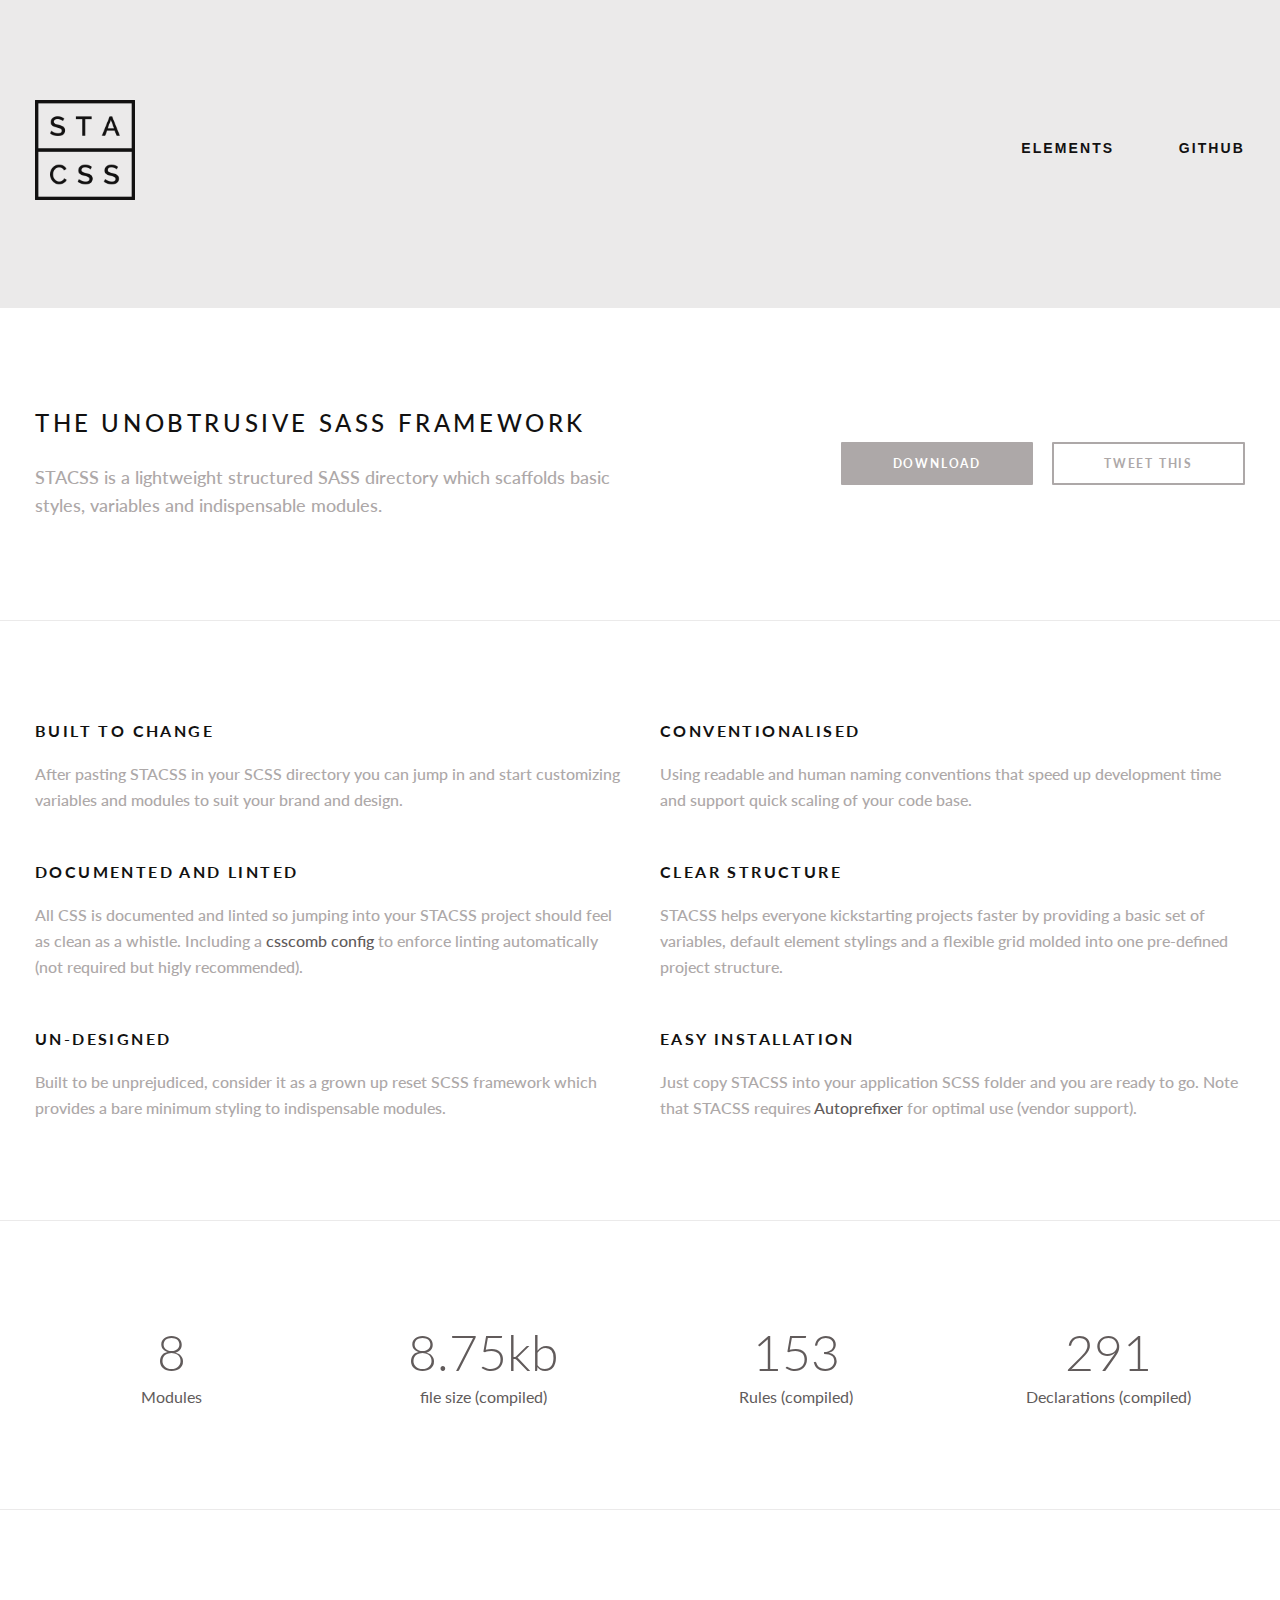
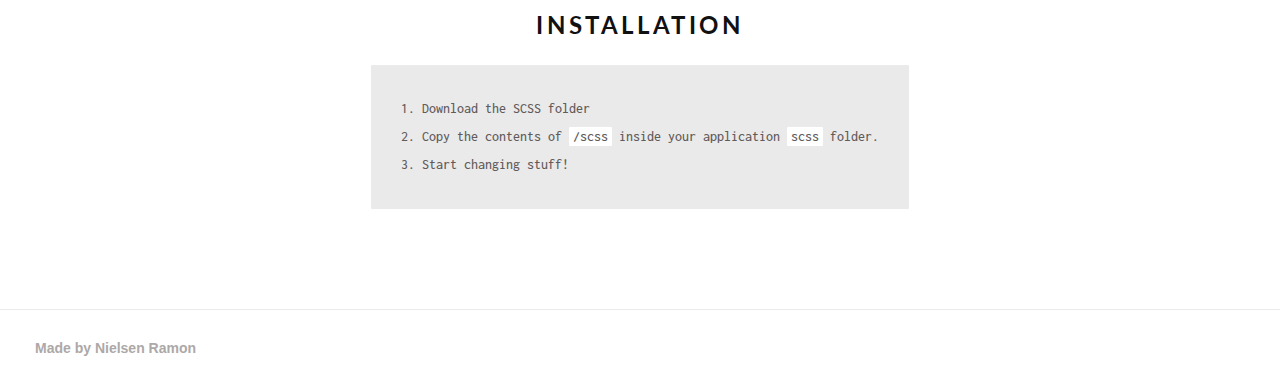
<file: index.html>
<!doctype html>
<html lang="">
<head>
  <meta charset="utf-8">
  <meta http-equiv="x-ua-compatible" content="ie=edge">

  <title>STACSS | The unobtrusive SASS framework</title>

  <meta name="description" content="STACSS is a lightweight structured SASS directory which scaffolds basic styles, variables and indispensable modules.">
  <meta name="viewport" content="width=device-width, initial-scale=1">
  <meta name="author" content="Nielsen Ramon">

  <meta property="og:title" content="The unobtrusive SASS framework">
  <meta property="og:url" content="http://stacss.nielsenramon.com">
  <meta property="og:description" content="STACSS is a lightweight structured SASS directory which scaffolds basic styles, variables and indispensable modules.">
  <meta property="og:site_name" content="STACSS">
  <meta property="og:image" content="http://stacss.nielsenramon.com/assets/og-image.jpg">

  <meta name="twitter:card" content="summary">
  <meta name="twitter:url" content="">
  <meta name="twitter:title" content="The unobtrusive SASS framework">
  <meta name="twitter:description" content="STACSS is a lightweight structured SASS directory which scaffolds basic styles, variables and indispensable modules.">
  <meta name="twitter:image" content="http://stacss.nielsenramon.com/assets/og-image.jpg">

  <link href='https://fonts.googleapis.com/css?family=Lato:400,100,300,700,900|Inconsolata:700' rel='stylesheet' type='text/css'>

  <link rel="stylesheet" href="/assets/application.css">
  <link rel="stylesheet" href="/assets/docs.css">
</head>
<body>
  <header>
  <div class="grid grid-centered">
    <div class="grid-cell is-centered">
      <nav class="navigation">
        <a href="http://stacss.nielsenramon.com" class="navigation-logo" title="STACSS">
          <img src="/assets/logo.png">
        </a>
        <ul class="navigation-links">
          <li>
            <a href="elements" title="Elements">Elements</a>
          </li>
          <!-- <li>
            <a href="#">Snippets</a>
          </li> -->
          <li>
            <a href="https://github.com/nielsenramon/stacss" title="GitHub" target="_blank">Github</a>
          </li>
        </ul>
      </nav>
    </div>
  </div>
</header>


  <main role="main">
    <section>
  <div class="grid grid-centered">
    <div class="grid-cell with-6col is-middle">
      <h4 class="intro-title">
        The unobtrusive SASS framework
      </h4>
      <p class="intro-subtitle">
        STACSS is a lightweight structured SASS directory which scaffolds basic styles, variables and indispensable modules.
      </p>
    </div>

    <div class="grid-cell with-6col is-middle is-right intro-center">
      <a href="/assets/stacss.zip" class="intro-link" onMouseDown="ga('send', 'event', 'download', 'click', 'zip')">Download</a>
      <a href="http://twitter.com/home?status=The unobtrusive SASS framework http://nielsenramon.com/stacss" class="intro-link is-empty" target="_blank">Tweet this</a>
    </div>
  </div>

</section>

<section class="info">
  <div class="grid grid-centered">
    <div class="grid-cell with-6col">
      <div class="info-block">
        <h6>Built to change</h6>
        <p>
          After pasting STACSS in your SCSS directory you can jump in and start customizing variables and modules to suit your brand and design.
        </p>
      </div>
      <div class="info-block">
        <h6>Documented and linted</h6>
        <p>
          All CSS is documented and linted so jumping into your STACSS project should feel as clean as a whistle. Including a <a href="https://github.com/nielsenramon/stacss/blob/master/scss/.csscomb.json" target="_blank">csscomb config</a> to enforce linting automatically (not required but higly recommended).
        </p>
      </div>
      <div class="info-block">
        <h6>Un-designed</h6>
        <p>
          Built to be unprejudiced, consider it as  a grown up reset SCSS framework which provides a bare minimum styling to indispensable modules.
        </p>
      </div>
    </div>

    <div class="grid-cell with-6col">
      <div class="info-block">
        <h6>Conventionalised</h6>
        <p>
          Using readable and human naming conventions that speed up development time and support quick scaling of your code base.
        </p>
      </div>
      <div class="info-block">
        <h6>Clear structure</h6>
        <p>
          STACSS helps everyone kickstarting projects faster by providing a basic set of variables, default element stylings and a flexible grid molded into one pre-defined project structure.
        </p>
      </div>
      <div class="info-block">
        <h6>Easy installation</h6>
        <p>
          Just copy STACSS into your application SCSS folder and you are ready to go. Note that STACSS requires <a href="https://github.com/postcss/autoprefixer" target="_blank">Autoprefixer</a> for optimal use (vendor support).
        </p>
      </div>
    </div>
  </div>
</section>

<section>
  <div class="grid grid-centered">
    <div class="grid-cell with-3col">
      <div class="stats-block is-first">
        <h1>8</h1>
        <p>
          Modules
        </p>
      </div>
    </div>

    <div class="grid-cell with-3col">
      <div class="stats-block">
        <h1>8.75kb</h1>
        <p>
          file size (compiled)
        </p>
      </div>
    </div>

    <div class="grid-cell with-3col">
      <div class="stats-block">
        <h1>153</h1>
        <p>
          Rules (compiled)
        </p>
      </div>
    </div>

    <div class="grid-cell with-3col">
      <div class="stats-block">
        <h1>291</h1>
        <p>
          Declarations (compiled)
        </p>
      </div>
    </div>
  </div>
</section>

<section class="without-border">
  <div class="grid grid-centered">
    <div class="grid-cell is-centered">
      <div class="install">
        <h4>Installation</h4>
        <code>
          1. Download the SCSS folder
          <br>
          2. Copy the contents of <span>/scss</span> inside your application <span>scss</span> folder.
          <br>
          3. Start changing stuff!
        </code>
      </div>
    </div>
  </div>
</section>

  </main>

  <footer>
  <div class="grid grid-centered">
    <div class="grid-cell">
      <a href="http://nielsenramon.com" target="_blank">Made by Nielsen Ramon</a>
      <iframe src="https://ghbtns.com/github-btn.html?user=nielsenramon&repo=stacss&type=star&count=true" frameborder="0" scrolling="0" width="80px" height="20px"></iframe>
    </div>
  </div>
</footer>


  <script>
    (function(b,o,i,l,e,r){b.GoogleAnalyticsObject=l;b[l]||(b[l]=
    function(){(b[l].q=b[l].q||[]).push(arguments)});b[l].l=+new Date;
    e=o.createElement(i);r=o.getElementsByTagName(i)[0];
    e.src='https://www.google-analytics.com/analytics.js';
    r.parentNode.insertBefore(e,r)}(window,document,'script','ga'));
    ga('create','UA-28631876-4','auto');ga('send','pageview');
  </script>
</body>
</html>
</file>
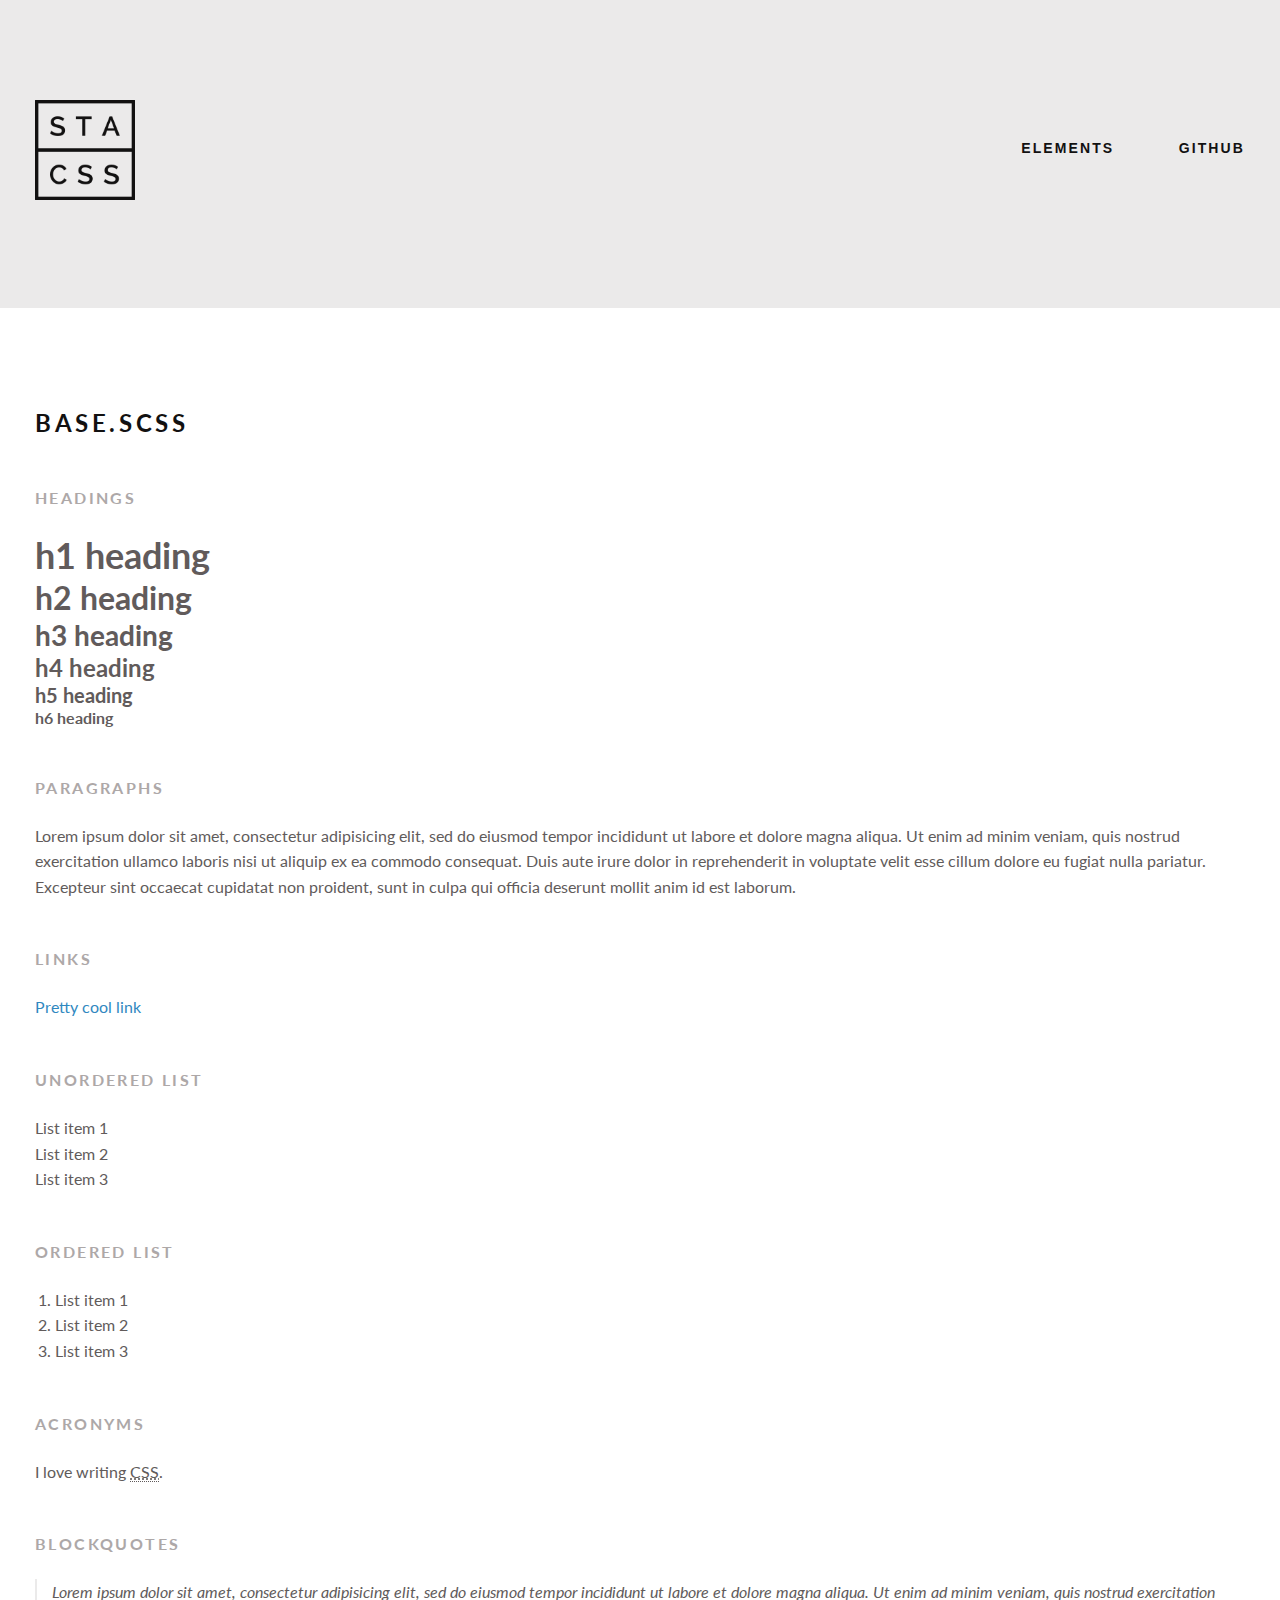
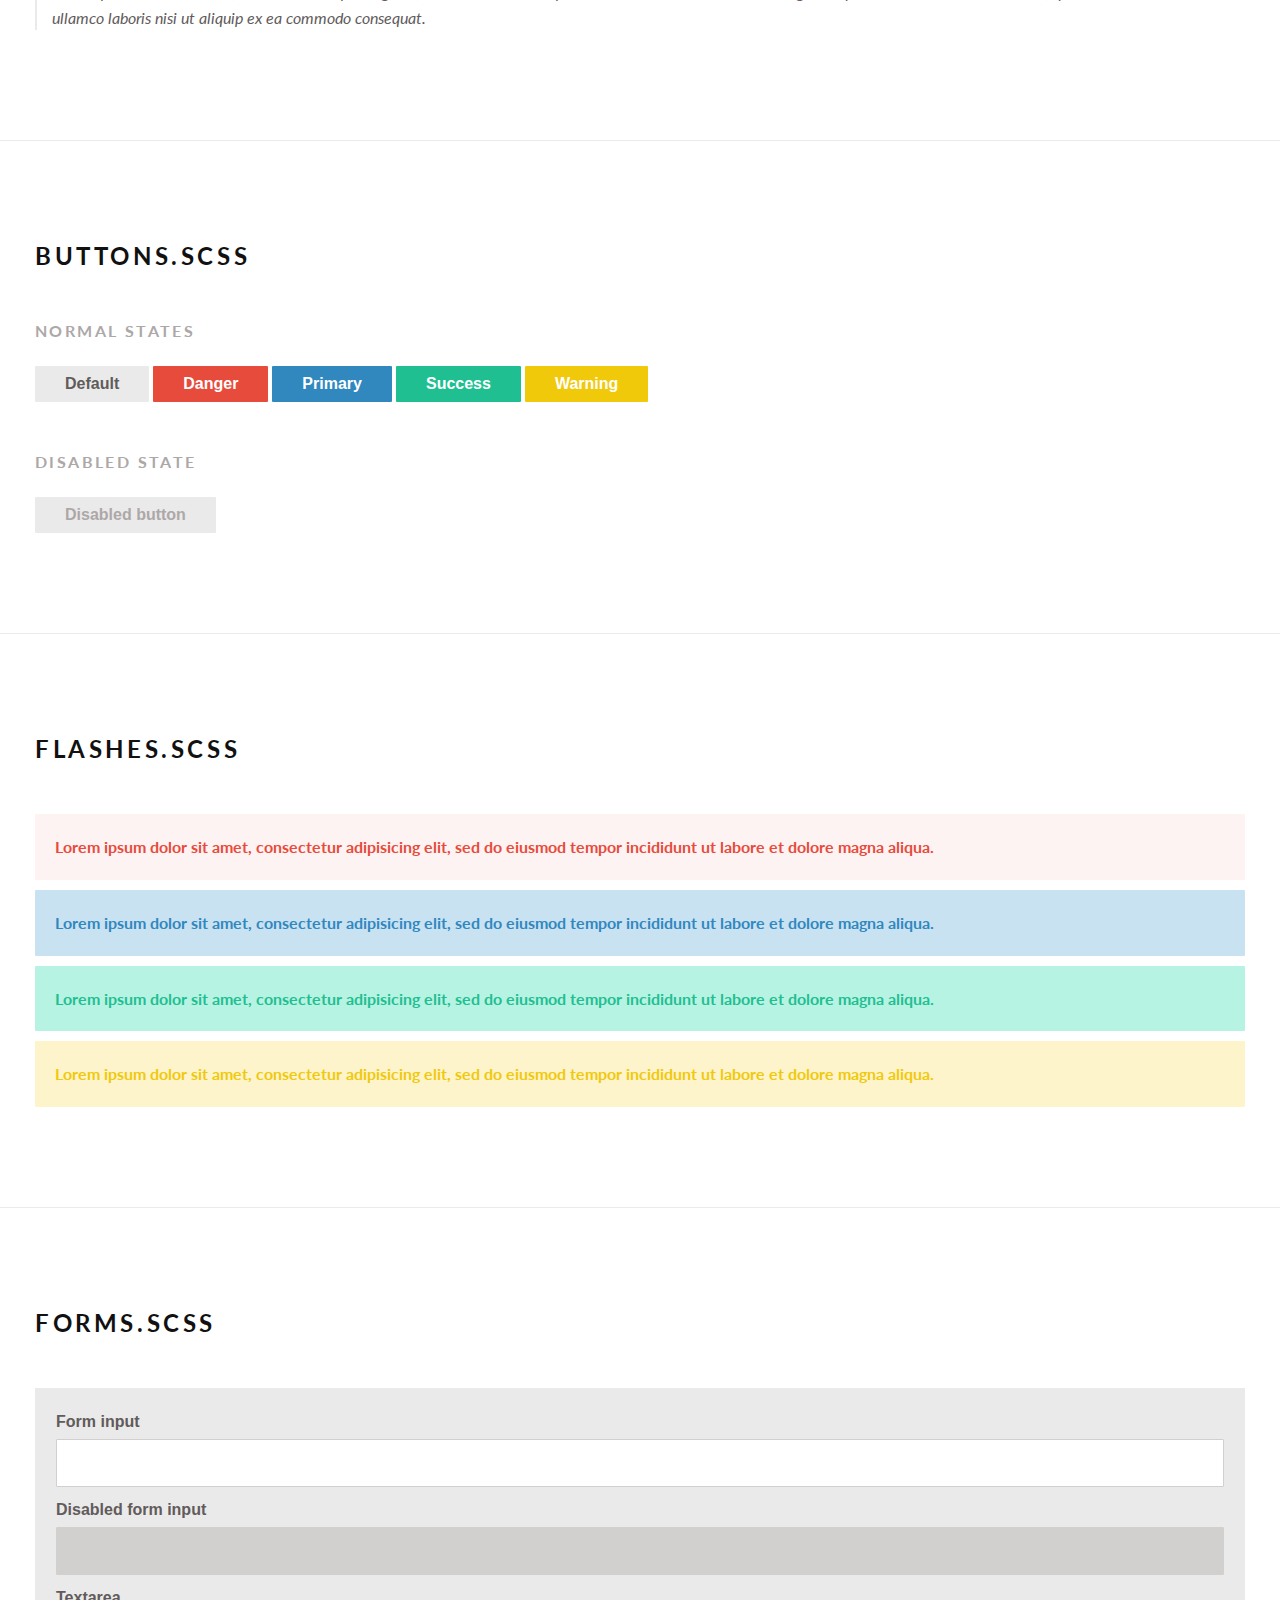
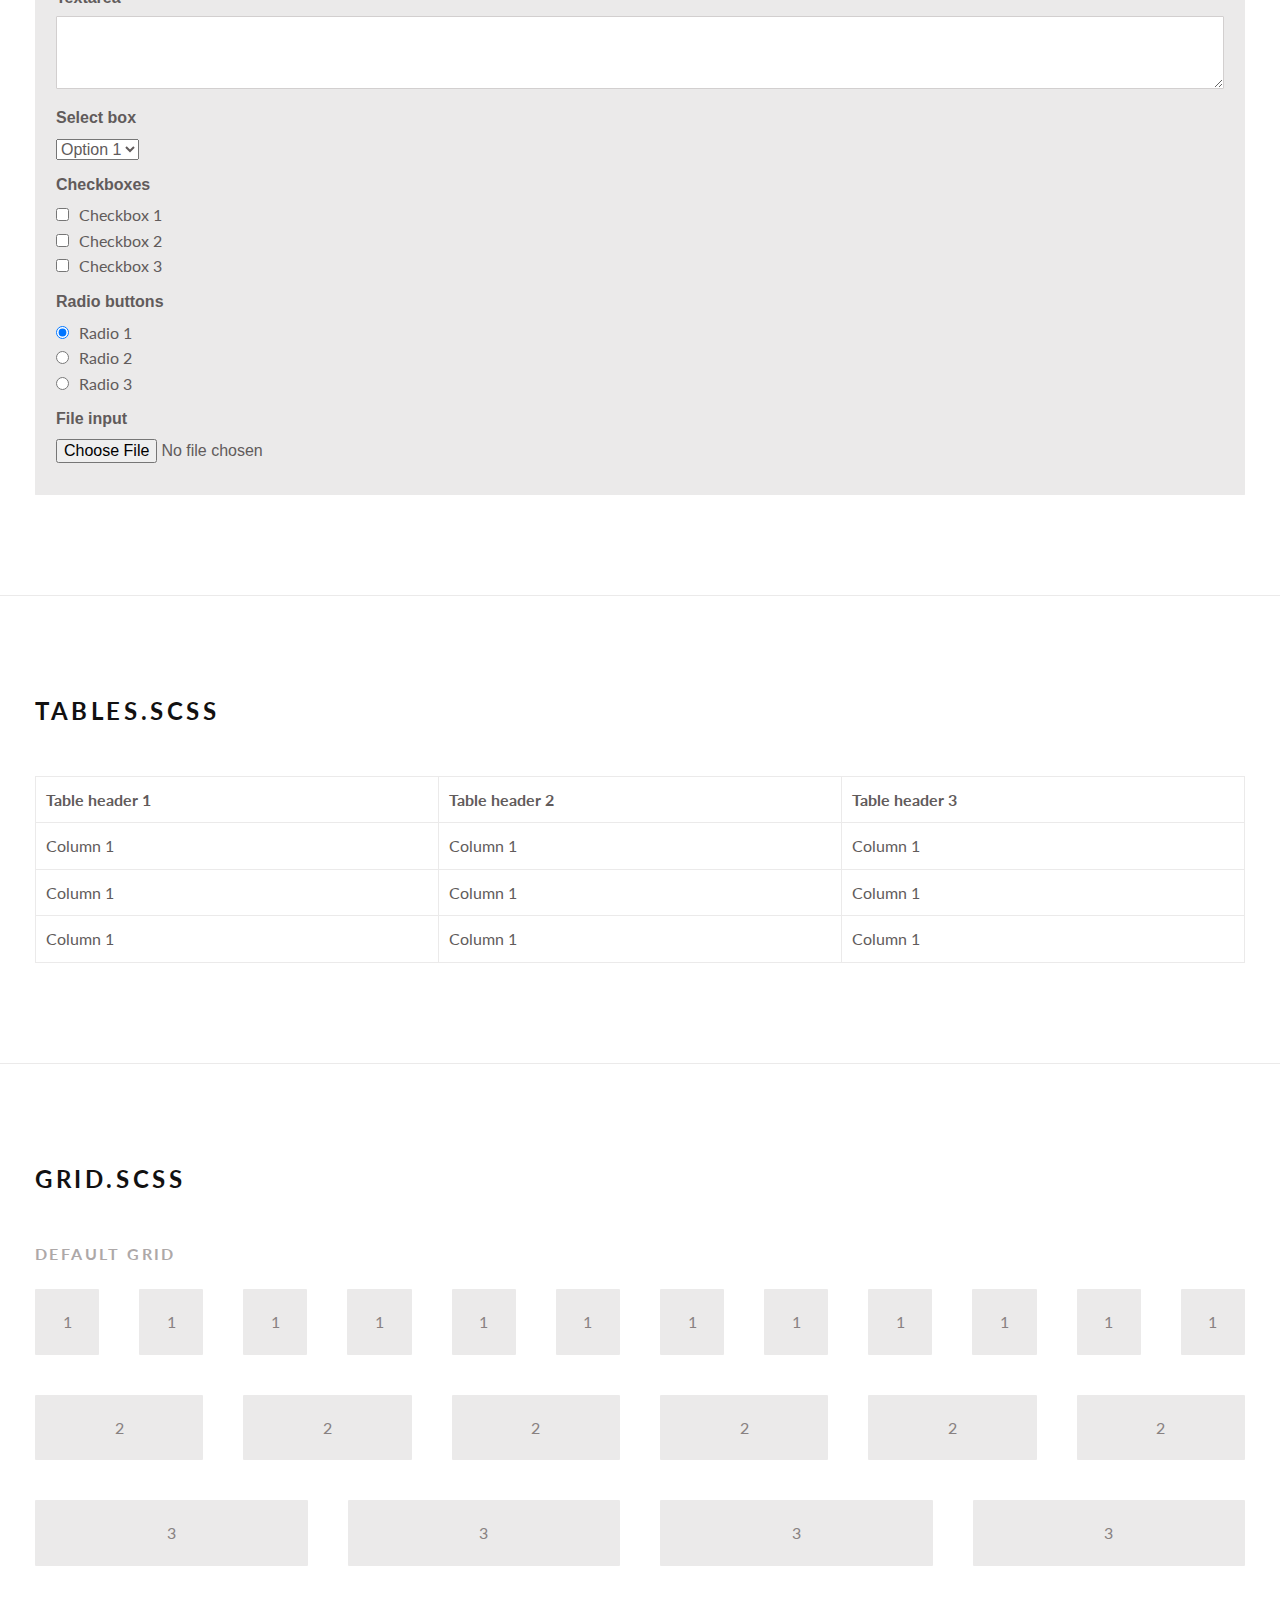
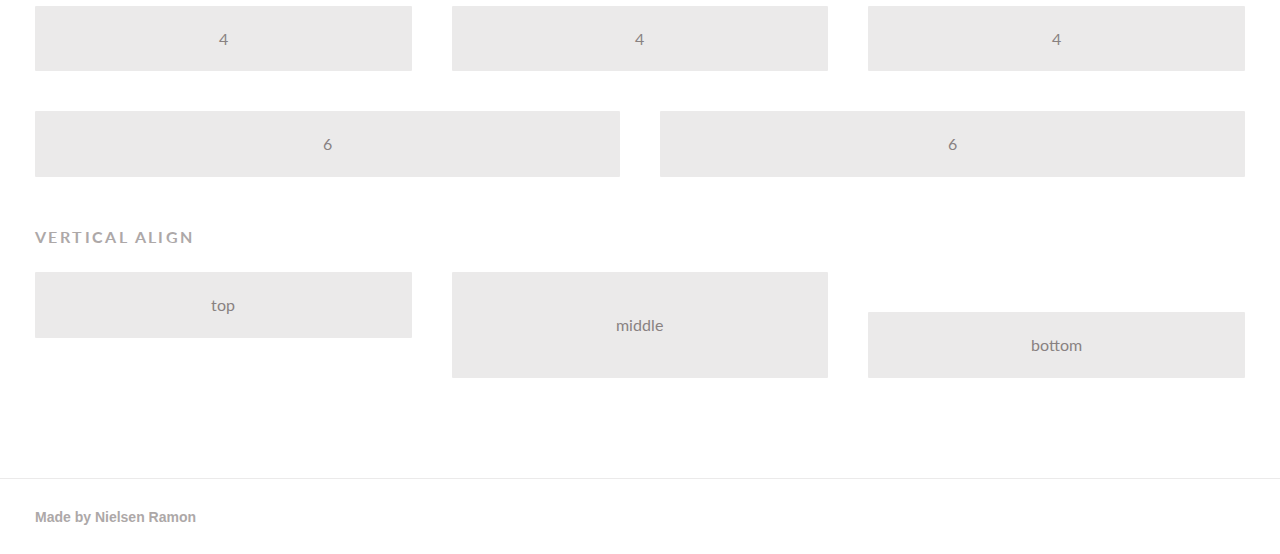
<file: elements/index.html>
<!doctype html>
<html lang="">
<head>
  <meta charset="utf-8">
  <meta http-equiv="x-ua-compatible" content="ie=edge">

  <title>STACSS | Elements</title>

  <meta name="description" content="The unobtrusive SASS framework">
  <meta name="viewport" content="width=device-width, initial-scale=1">
  <meta name="author" content="Nielsen Ramon">

  <meta property="og:title" content="Elements">
  <meta property="og:url" content="http://stacss.nielsenramon.com">
  <meta property="og:description" content="The unobtrusive SASS framework">
  <meta property="og:site_name" content="STACSS">
  <meta property="og:image" content="http://stacss.nielsenramon.com/assets/og-image.jpg">

  <meta name="twitter:card" content="summary">
  <meta name="twitter:url" content="">
  <meta name="twitter:title" content="Elements">
  <meta name="twitter:description" content="The unobtrusive SASS framework">
  <meta name="twitter:image" content="http://stacss.nielsenramon.com/assets/og-image.jpg">

  <link href='https://fonts.googleapis.com/css?family=Lato:400,100,300,700,900|Inconsolata:700' rel='stylesheet' type='text/css'>

  <link rel="stylesheet" href="/assets/application.css">
  <link rel="stylesheet" href="/assets/docs.css">
</head>
<body>
  <header>
  <div class="grid grid-centered">
    <div class="grid-cell is-centered">
      <nav class="navigation">
        <a href="http://stacss.nielsenramon.com" class="navigation-logo" title="STACSS">
          <img src="/assets/logo.png">
        </a>
        <ul class="navigation-links">
          <li>
            <a href="elements" title="Elements">Elements</a>
          </li>
          <!-- <li>
            <a href="#">Snippets</a>
          </li> -->
          <li>
            <a href="https://github.com/nielsenramon/stacss" title="GitHub" target="_blank">Github</a>
          </li>
        </ul>
      </nav>
    </div>
  </div>
</header>


  <main role="main">
    <section>
  <div class="grid grid-centered">
    <div class="grid-cell">
      <h4 class="element-title">Base.scss</h4>
      <h6 class="element-subtitle">Headings</h6>
      <h1>h1 heading</h1>
      <h2>h2 heading</h2>
      <h3>h3 heading</h3>
      <h4>h4 heading</h4>
      <h5>h5 heading</h5>
      <h6>h6 heading</h6>
      <h6 class="element-subtitle">Paragraphs</h6>
      <p>
        Lorem ipsum dolor sit amet, consectetur adipisicing elit, sed do eiusmod tempor incididunt ut labore et dolore magna aliqua. Ut enim ad minim veniam, quis nostrud exercitation ullamco laboris nisi ut aliquip ex ea commodo consequat. Duis aute irure dolor in reprehenderit in voluptate velit esse cillum dolore eu fugiat nulla pariatur. Excepteur sint occaecat cupidatat non proident, sunt in culpa qui officia deserunt mollit anim id est laborum.
      </p>
      <h6 class="element-subtitle">Links</h6>
      <a href="#">Pretty cool link</a>
      <h6 class="element-subtitle">Unordered list</h6>
      <ul>
        <li>List item 1</li>
        <li>List item 2</li>
        <li>List item 3</li>
      </ul>
      <h6 class="element-subtitle">Ordered list</h6>
      <ol>
        <li>List item 1</li>
        <li>List item 2</li>
        <li>List item 3</li>
      </ol>
      <h6 class="element-subtitle">Acronyms</h6>
      <p>
        I love writing <abbr title="Cascading Style Sheets">CSS</abbr>.
      </p>
      <h6 class="element-subtitle">Blockquotes</h6>
      <blockquote>
        Lorem ipsum dolor sit amet, consectetur adipisicing elit, sed do eiusmod tempor incididunt ut labore et dolore magna aliqua. Ut enim ad minim veniam, quis nostrud exercitation ullamco laboris nisi ut aliquip ex ea commodo consequat.
      </blockquote>
    </div>
  </div>
</section>

<section>
  <div class="grid grid-centered">
    <div class="grid-cell">
      <h4 class="element-title">Buttons.scss</h4>
      <h6 class="element-subtitle">Normal states</h6>
      <a href="#" class="button button-default">Default</a>
      <a href="#" class="button button-danger">Danger</a>
      <a href="#" class="button button-primary">Primary</a>
      <a href="#" class="button button-success">Success</a>
      <a href="#" class="button button-warning">Warning</a>
      <h6 class="element-subtitle">Disabled state</h6>
      <a href="#" class="button button-default is-disabled">Disabled button</a>
    </div>
  </div>
</section>

<section>
  <div class="grid grid-centered">
    <div class="grid-cell">
      <h4 class="element-title with-margin">Flashes.scss</h4>
      <div class="flash flash-danger">
        Lorem ipsum dolor sit amet, consectetur adipisicing elit, sed do eiusmod tempor incididunt ut labore et dolore magna aliqua.
      </div>
      <div class="flash flash-primary">
        Lorem ipsum dolor sit amet, consectetur adipisicing elit, sed do eiusmod tempor incididunt ut labore et dolore magna aliqua.
      </div>
      <div class="flash flash-success">
        Lorem ipsum dolor sit amet, consectetur adipisicing elit, sed do eiusmod tempor incididunt ut labore et dolore magna aliqua.
      </div>
      <div class="flash flash-warning">
        Lorem ipsum dolor sit amet, consectetur adipisicing elit, sed do eiusmod tempor incididunt ut labore et dolore magna aliqua.
      </div>
    </div>
  </div>
</section>

<section>
  <div class="grid grid-centered">
    <div class="grid-cell">
      <h4 class="element-title with-margin">Forms.scss</h4>
      <form>
        <fieldset>
          <div class="form-item">
            <label>Form input</label>
            <input />
          </div>
          <div class="form-item">
            <label>Disabled form input</label>
            <input disabled />
          </div>
          <div class="form-item">
            <label>Textarea</label>
            <textarea></textarea>
          </div>
          <div class="form-item">
            <label>Select box</label>
            <select>
              <option>Option 1</option>
              <option>Option 2</option>
              <option>Option 3</option>
              <option>Option 4</option>
            </select>
          </div>
          <div class="form-item">
            <label>Checkboxes</label>
            <input type="checkbox" name="checkbox_name" value="value_one">Checkbox 1
            <br>
            <input type="checkbox" name="checkbox_name" value="value_two">Checkbox 2
            <br>
            <input type="checkbox" name="checkbox_name" value="value_three">Checkbox 3
          </div>
          <div class="form-item">
            <label>Radio buttons</label>
            <input type="radio" name="radio_name" value="value_one" checked>Radio 1
            <br>
            <input type="radio" name="radio_name" value="value_two">Radio 2
            <br>
            <input type="radio" name="radio_name" value="value_three">Radio 3
          </div>
          <div class="form-item">
            <label>File input</label>
            <input type="file" class="file" name="file">
          </div>
        </fieldset>
      </form>
    </div>
  </div>
</section>

<section>
  <div class="grid grid-centered">
    <div class="grid-cell">
      <h4 class="element-title with-margin">Tables.scss</h4>
      <div class="table-responsive">
        <table>
          <thead>
            <tr>
              <th>Table header 1</th>
              <th>Table header 2</th>
              <th>Table header 3</th>
            </tr>
          </thead>
          <tbody>
            <tr>
              <td>Column 1</td>
              <td>Column 1</td>
              <td>Column 1</td>
            </tr>
            <tr>
              <td>Column 1</td>
              <td>Column 1</td>
              <td>Column 1</td>
            </tr>
            <tr>
              <td>Column 1</td>
              <td>Column 1</td>
              <td>Column 1</td>
            </tr>
          </tbody>
        </table>
      </div>
    </div>
  </div>
</section>

<section>
  <div class="grid grid-centered">
    <div class="grid-cell">
      <h4 class="element-title">Grid.scss</h4>
      <h6 class="element-subtitle">Default grid</h6>
    </div>
  </div>
  <div class="grid grid-centered element-grid">
    <div class="grid-cell with-1col"><p>1</p></div>
    <div class="grid-cell with-1col"><p>1</p></div>
    <div class="grid-cell with-1col"><p>1</p></div>
    <div class="grid-cell with-1col"><p>1</p></div>
    <div class="grid-cell with-1col"><p>1</p></div>
    <div class="grid-cell with-1col"><p>1</p></div>
    <div class="grid-cell with-1col"><p>1</p></div>
    <div class="grid-cell with-1col"><p>1</p></div>
    <div class="grid-cell with-1col"><p>1</p></div>
    <div class="grid-cell with-1col"><p>1</p></div>
    <div class="grid-cell with-1col"><p>1</p></div>
    <div class="grid-cell with-1col"><p>1</p></div>

    <div class="grid-cell with-2col"><p>2</p></div>
    <div class="grid-cell with-2col"><p>2</p></div>
    <div class="grid-cell with-2col"><p>2</p></div>
    <div class="grid-cell with-2col"><p>2</p></div>
    <div class="grid-cell with-2col"><p>2</p></div>
    <div class="grid-cell with-2col"><p>2</p></div>

    <div class="grid-cell with-3col"><p>3</p></div>
    <div class="grid-cell with-3col"><p>3</p></div>
    <div class="grid-cell with-3col"><p>3</p></div>
    <div class="grid-cell with-3col"><p>3</p></div>

    <div class="grid-cell with-4col"><p>4</p></div>
    <div class="grid-cell with-4col"><p>4</p></div>
    <div class="grid-cell with-4col"><p>4</p></div>

    <div class="grid-cell with-6col no-margin"><p>6</p></div>
    <div class="grid-cell with-6col no-margin"><p>6</p></div>
  </div>
  <div class="grid grid-centered">
    <div class="grid-cell">
      <h6 class="element-subtitle">Vertical align</h6>
    </div>
  </div>
  <div class="grid grid-centered element-grid">
    <div class="grid-cell with-4col is-top no-margin"><p>top</p></div>
    <div class="grid-cell with-4col is-middle no-margin"><p>middle</p></div>
    <div class="grid-cell with-4col is-bottom no-margin"><p>bottom</p></div>
  </div>
</section>

  </main>

  <footer>
  <div class="grid grid-centered">
    <div class="grid-cell">
      <a href="http://nielsenramon.com" target="_blank">Made by Nielsen Ramon</a>
      <iframe src="https://ghbtns.com/github-btn.html?user=nielsenramon&repo=stacss&type=star&count=true" frameborder="0" scrolling="0" width="80px" height="20px"></iframe>
    </div>
  </div>
</footer>


  <script>
    (function(b,o,i,l,e,r){b.GoogleAnalyticsObject=l;b[l]||(b[l]=
    function(){(b[l].q=b[l].q||[]).push(arguments)});b[l].l=+new Date;
    e=o.createElement(i);r=o.getElementsByTagName(i)[0];
    e.src='https://www.google-analytics.com/analytics.js';
    r.parentNode.insertBefore(e,r)}(window,document,'script','ga'));
    ga('create','UA-28631876-4','auto');ga('send','pageview');
  </script>
</body>
</html>
</file>
<file: assets/docs.css>
main {
  font-family: "Lato"; }

section {
  display: block;
  padding: 100px 0;
  border-bottom: 1px solid #ebeaea; }
  section .flash {
    margin-bottom: 10px; }
    section .flash:last-of-type {
      margin-bottom: 0; }

.grid-centered {
  max-width: 1250px; }

header {
  display: block;
  padding: 100px 0;
  background: #ebeaea; }

.navigation {
  display: block;
  text-align: left; }

.navigation-logo {
  display: inline-block;
  width: 100px; }

.navigation-links {
  float: right;
  padding: 0;
  margin: 35px 0 0;
  list-style: none; }
  .navigation-links li {
    display: inline-block;
    margin-left: 60px; }
    .navigation-links li a {
      font-size: 14px;
      font-weight: 700;
      letter-spacing: .15em;
      color: #121111;
      text-transform: uppercase; }

.intro-title {
  font-weight: 500;
  letter-spacing: .15em;
  color: #121111;
  text-transform: uppercase; }

.intro-subtitle {
  display: block;
  max-width: 600px;
  margin: 25px 0 0;
  font-size: 18px;
  font-weight: 500;
  color: #ada8a8; }

.intro-link {
  display: inline-block;
  padding: 10px 50px;
  margin-left: 15px;
  font-size: 12px;
  font-weight: 700;
  letter-spacing: .15em;
  color: #fff;
  text-transform: uppercase;
  background: #ada8a8;
  border: 2px solid #ada8a8;
  border-radius: 1px;
  transition: all 0.2s linear; }
  .intro-link:hover {
    color: #fff;
    background: #888181; }
  .intro-link:focus, .intro-link:active {
    color: #fff;
    border-color: #888181;
    outline: none; }
  .intro-link.is-empty {
    color: #ada8a8;
    background: #fff; }
    .intro-link.is-empty:hover {
      color: #ada8a8;
      border-color: #888181; }
    .intro-link.is-empty:focus, .intro-link.is-empty:active {
      color: #ada8a8;
      background: #ebeaea;
      border-color: #888181; }

.info {
  padding: 50px 0 100px; }

.info-block {
  display: block;
  margin-top: 50px; }
  .info-block h6 {
    letter-spacing: .15em;
    color: #121111;
    text-transform: uppercase; }
  .info-block p {
    margin: 20px 0 0;
    font-size: 16px;
    font-weight: 500;
    color: #ada8a8; }
    .info-block p a {
      color: #615b5b; }
      .info-block p a:hover, .info-block p a:active, .info-block p a:focus {
        color: #121111; }

.stats-block {
  display: block;
  text-align: center; }
  .stats-block h1 {
    font-size: 50px;
    font-weight: 300; }

.install {
  text-align: center; }
  .install h4 {
    display: block;
    margin-bottom: 25px;
    letter-spacing: .15em;
    color: #121111;
    text-align: center;
    text-transform: uppercase; }
  .install code {
    display: inline-block;
    padding: 30px;
    font-family: "Inconsolata";
    font-size: 14px;
    font-weight: 500;
    line-height: 2;
    color: #615b5b;
    text-align: left;
    background: #ebeaea;
    border-radius: 1px; }
    .install code span {
      padding: 2px 4px;
      background: #fff;
      border-radius: 1px; }

footer {
  display: block;
  padding: 25px 0; }
  footer a {
    display: inline-block;
    font-size: 14px;
    font-weight: 600;
    color: #ada8a8; }
    footer a:hover, footer a:focus, footer a:active {
      color: #615b5b; }
  footer iframe {
    float: right;
    text-align: right; }

.element-title {
  display: block;
  letter-spacing: .15em;
  color: #121111;
  text-transform: uppercase; }
  .element-title.with-margin {
    margin-bottom: 50px; }

.element-subtitle {
  display: block;
  margin: 50px 0 25px;
  letter-spacing: .15em;
  color: #ada8a8;
  text-transform: uppercase; }

.element-grid .grid-cell {
  margin-bottom: 40px; }
  .element-grid .grid-cell.no-margin {
    margin-bottom: 0; }
  .element-grid .grid-cell p {
    display: block;
    padding: 20px 10px;
    color: #888181;
    text-align: center;
    background: #ebeaea;
    border-radius: 1px; }
  .element-grid .grid-cell.is-middle p {
    padding: 40px 10px; }

@media all and (max-width: 767px) {
  .navigation {
    text-align: center; }

  .navigation-logo {
    width: 80px; }

  .navigation-links {
    float: none;
    margin: 15px 0 0; }
    .navigation-links li {
      display: block;
      margin-top: 10px;
      margin-left: 0; }

  section {
    padding: 75px 0; }

  .info {
    padding: 25px 0 75px; }

  .intro-title {
    display: block;
    font-size: 20px;
    text-align: center; }

  .intro-subtitle {
    display: block;
    margin-bottom: 25px;
    text-align: center; }

  .grid-cell.intro-center {
    text-align: center; }

  .stats-block {
    margin-top: 20px; }
    .stats-block.is-first {
      margin-top: 0; }
    .stats-block h1 {
      font-size: 50px;
      font-weight: 300; } }
</file>
<file: assets/application.css>
/*! normalize.css v3.0.3 | MIT License | github.com/necolas/normalize.css */
/**
 * 1. Set default font family to sans-serif.
 * 2. Prevent iOS and IE text size adjust after device orientation change,
 *    without disabling user zoom.
 */
html {
  font-family: sans-serif;
  /* 1 */
  -ms-text-size-adjust: 100%;
  /* 2 */
  -webkit-text-size-adjust: 100%;
  /* 2 */ }

/**
 * Remove default margin.
 */
body {
  margin: 0; }

/* HTML5 display definitions
   ========================================================================== */
/**
 * Correct `block` display not defined for any HTML5 element in IE 8/9.
 * Correct `block` display not defined for `details` or `summary` in IE 10/11
 * and Firefox.
 * Correct `block` display not defined for `main` in IE 11.
 */
article,
aside,
details,
figcaption,
figure,
footer,
header,
hgroup,
main,
menu,
nav,
section,
summary {
  display: block; }

/**
 * 1. Correct `inline-block` display not defined in IE 8/9.
 * 2. Normalize vertical alignment of `progress` in Chrome, Firefox, and Opera.
 */
audio,
canvas,
progress,
video {
  display: inline-block;
  /* 1 */
  vertical-align: baseline;
  /* 2 */ }

/**
 * Prevent modern browsers from displaying `audio` without controls.
 * Remove excess height in iOS 5 devices.
 */
audio:not([controls]) {
  display: none;
  height: 0; }

/**
 * Address `[hidden]` styling not present in IE 8/9/10.
 * Hide the `template` element in IE 8/9/10/11, Safari, and Firefox < 22.
 */
[hidden],
template {
  display: none; }

/* Links
   ========================================================================== */
/**
 * Remove the gray background color from active links in IE 10.
 */
a {
  background-color: transparent; }

/**
 * Improve readability of focused elements when they are also in an
 * active/hover state.
 */
a:active,
a:hover {
  outline: 0; }

/* Text-level semantics
   ========================================================================== */
/**
 * Address styling not present in IE 8/9/10/11, Safari, and Chrome.
 */
abbr[title] {
  border-bottom: 1px dotted; }

/**
 * Address style set to `bolder` in Firefox 4+, Safari, and Chrome.
 */
b,
strong {
  font-weight: bold; }

/**
 * Address styling not present in Safari and Chrome.
 */
dfn {
  font-style: italic; }

/**
 * Address variable `h1` font-size and margin within `section` and `article`
 * contexts in Firefox 4+, Safari, and Chrome.
 */
h1 {
  margin: .67em 0;
  font-size: 2em; }

/**
 * Address styling not present in IE 8/9.
 */
mark {
  color: #000;
  background: #ff0; }

/**
 * Address inconsistent and variable font size in all browsers.
 */
small {
  font-size: 80%; }

/**
 * Prevent `sub` and `sup` affecting `line-height` in all browsers.
 */
sub,
sup {
  position: relative;
  font-size: 75%;
  line-height: 0;
  vertical-align: baseline; }

sup {
  top: -.5em; }

sub {
  bottom: -.25em; }

/* Embedded content
   ========================================================================== */
/**
 * Remove border when inside `a` element in IE 8/9/10.
 */
img {
  border: 0; }

/**
 * Correct overflow not hidden in IE 9/10/11.
 */
svg:not(:root) {
  overflow: hidden; }

/* Grouping content
   ========================================================================== */
/**
 * Address margin not present in IE 8/9 and Safari.
 */
figure {
  margin: 1em 40px; }

/**
 * Address differences between Firefox and other browsers.
 */
hr {
  height: 0;
  box-sizing: content-box; }

/**
 * Contain overflow in all browsers.
 */
pre {
  overflow: auto; }

/**
 * Address odd `em`-unit font size rendering in all browsers.
 */
code,
kbd,
pre,
samp {
  font-family: monospace, monospace;
  font-size: 1em; }

/* Forms
   ========================================================================== */
/**
 * Known limitation: by default, Chrome and Safari on OS X allow very limited
 * styling of `select`, unless a `border` property is set.
 */
/**
 * 1. Correct color not being inherited.
 *    Known issue: affects color of disabled elements.
 * 2. Correct font properties not being inherited.
 * 3. Address margins set differently in Firefox 4+, Safari, and Chrome.
 */
button,
input,
optgroup,
select,
textarea {
  margin: 0;
  /* 3 */
  font: inherit;
  /* 2 */
  color: inherit;
  /* 1 */ }

/**
 * Address `overflow` set to `hidden` in IE 8/9/10/11.
 */
button {
  overflow: visible; }

/**
 * Address inconsistent `text-transform` inheritance for `button` and `select`.
 * All other form control elements do not inherit `text-transform` values.
 * Correct `button` style inheritance in Firefox, IE 8/9/10/11, and Opera.
 * Correct `select` style inheritance in Firefox.
 */
button,
select {
  text-transform: none; }

/**
 * 1. Avoid the WebKit bug in Android 4.0.* where (2) destroys native `audio`
 *    and `video` controls.
 * 2. Correct inability to style clickable `input` types in iOS.
 * 3. Improve usability and consistency of cursor style between image-type
 *    `input` and others.
 */
button,
html input[type="button"],
input[type="reset"],
input[type="submit"] {
  cursor: pointer;
  /* 3 */
  -webkit-appearance: button;
  /* 2 */ }

/**
 * Re-set default cursor for disabled elements.
 */
button[disabled],
html input[disabled] {
  cursor: default; }

/**
 * Remove inner padding and border in Firefox 4+.
 */
button::-moz-focus-inner,
input::-moz-focus-inner {
  padding: 0;
  border: 0; }

/**
 * Address Firefox 4+ setting `line-height` on `input` using `!important` in
 * the UA stylesheet.
 */
input {
  line-height: normal; }

/**
 * It's recommended that you don't attempt to style these elements.
 * Firefox's implementation doesn't respect box-sizing, padding, or width.
 *
 * 1. Address box sizing set to `content-box` in IE 8/9/10.
 * 2. Remove excess padding in IE 8/9/10.
 */
input[type="checkbox"],
input[type="radio"] {
  padding: 0;
  /* 2 */
  box-sizing: border-box;
  /* 1 */ }

/**
 * Fix the cursor style for Chrome's increment/decrement buttons. For certain
 * `font-size` values of the `input`, it causes the cursor style of the
 * decrement button to change from `default` to `text`.
 */
input[type="number"]::-webkit-inner-spin-button,
input[type="number"]::-webkit-outer-spin-button {
  height: auto; }

/**
 * 1. Address `appearance` set to `searchfield` in Safari and Chrome.
 * 2. Address `box-sizing` set to `border-box` in Safari and Chrome.
 */
input[type="search"] {
  box-sizing: content-box;
  /* 2 */
  -webkit-appearance: textfield;
  /* 1 */ }

/**
 * Remove inner padding and search cancel button in Safari and Chrome on OS X.
 * Safari (but not Chrome) clips the cancel button when the search input has
 * padding (and `textfield` appearance).
 */
input[type="search"]::-webkit-search-cancel-button,
input[type="search"]::-webkit-search-decoration {
  -webkit-appearance: none; }

/**
 * Define consistent border, margin, and padding.
 */
fieldset {
  padding: .35em .625em .75em;
  margin: 0 2px;
  border: 1px solid #c0c0c0; }

/**
 * 1. Correct `color` not being inherited in IE 8/9/10/11.
 * 2. Remove padding so people aren't caught out if they zero out fieldsets.
 */
legend {
  padding: 0;
  /* 2 */
  border: 0;
  /* 1 */ }

/**
 * Remove default vertical scrollbar in IE 8/9/10/11.
 */
textarea {
  overflow: auto; }

/**
 * Don't inherit the `font-weight` (applied by a rule above).
 * NOTE: the default cannot safely be changed in Chrome and Safari on OS X.
 */
optgroup {
  font-weight: bold; }

/* Tables
   ========================================================================== */
/**
 * Remove most spacing between table cells.
 */
table {
  border-collapse: collapse;
  border-spacing: 0; }

td,
th {
  padding: 0; }

*,
*:before,
*:after {
  box-sizing: border-box; }

html {
  font-size: 16px; }

body {
  margin: 0 auto;
  font-family: Helvetica, Arial, sans-serif;
  -webkit-font-smoothing: antialiased;
  font-weight: 400;
  line-height: 1.6;
  color: #615b5b; }

p {
  margin: 0;
  font-weight: 400; }

b,
strong {
  font-weight: 700; }

h1,
h2,
h3,
h4,
h5,
h6 {
  margin: 0;
  line-height: 1.25;
  text-rendering: optimizeLegibility; }

h1 {
  font-size: 36px; }

h2 {
  font-size: 32px; }

h3 {
  font-size: 28px; }

h4 {
  font-size: 24px; }

h5 {
  font-size: 20px; }

h6 {
  font-size: 16px; }

a {
  color: #3088bf;
  text-decoration: none;
  transition: color 0.2s linear; }
  a:hover, a:active {
    color: #215c82; }
  a:focus {
    color: #215c82;
    outline: none; }

ul {
  padding: 0;
  margin: 0;
  list-style: none; }

ol {
  padding-left: 20px;
  margin: 0; }

abbr {
  cursor: help;
  border-bottom: 1px dotted #ebeaea; }

blockquote {
  padding-left: 15px;
  margin: 10px 0;
  font-style: italic;
  color: #615b5b;
  border-left: 2px solid #ebeaea; }

hr {
  margin: 0;
  border-top: 0;
  border-right: 0;
  border-bottom: 1px solid #ebeaea;
  border-left: 0; }

img {
  display: block;
  max-width: 100%;
  margin: 0; }

::selection {
  color: #fff;
  background-color: #121111; }

.grid {
  display: block;
  padding: 0;
  margin: 0 -20px;
  font-size: 0;
  text-align: left; }

.grid-cell {
  display: inline-block;
  width: 100%;
  padding: 0 20px;
  margin: 0;
  font-size: 16px;
  text-align: left;
  vertical-align: top; }
  .grid-cell.with-1col {
    width: 8.33333%; }
  .grid-cell.with-2col {
    width: 16.66667%; }
  .grid-cell.with-3col {
    width: 25%; }
  .grid-cell.with-4col {
    width: 33.33333%; }
  .grid-cell.with-5col {
    width: 41.66667%; }
  .grid-cell.with-6col {
    width: 50%; }
  .grid-cell.with-7col {
    width: 58.33333%; }
  .grid-cell.with-8col {
    width: 66.66667%; }
  .grid-cell.with-9col {
    width: 75%; }
  .grid-cell.with-10col {
    width: 83.33333%; }
  .grid-cell.with-11col {
    width: 91.66667%; }
  .grid-cell.with-1off {
    margin-left: 8.33333%; }
  .grid-cell.with-2off {
    margin-left: 16.66667%; }
  .grid-cell.with-3off {
    margin-left: 25%; }
  .grid-cell.with-4off {
    margin-left: 33.33333%; }
  .grid-cell.with-5off {
    margin-left: 41.66667%; }
  .grid-cell.with-6off {
    margin-left: 50%; }
  .grid-cell.with-7off {
    margin-left: 58.33333%; }
  .grid-cell.with-8off {
    margin-left: 66.66667%; }
  .grid-cell.with-9off {
    margin-left: 75%; }
  .grid-cell.with-10off {
    margin-left: 83.33333%; }
  .grid-cell.with-11off {
    margin-left: 91.66667%; }
  .grid-cell.is-centered {
    text-align: center; }
  .grid-cell.is-right {
    text-align: right; }
  .grid-cell.is-top {
    vertical-align: top; }
  .grid-cell.is-middle {
    vertical-align: middle; }
  .grid-cell.is-bottom {
    vertical-align: bottom; }

.grid-centered {
  max-width: 1140px;
  margin-right: auto;
  margin-left: auto; }

@media all and (max-width: 767px) {
  .grid-cell.with-1col {
    width: 100%; }
  .grid-cell.with-1off {
    margin-left: 0; }
  .grid-cell.with-2col {
    width: 100%; }
  .grid-cell.with-2off {
    margin-left: 0; }
  .grid-cell.with-3col {
    width: 100%; }
  .grid-cell.with-3off {
    margin-left: 0; }
  .grid-cell.with-4col {
    width: 100%; }
  .grid-cell.with-4off {
    margin-left: 0; }
  .grid-cell.with-5col {
    width: 100%; }
  .grid-cell.with-5off {
    margin-left: 0; }
  .grid-cell.with-6col {
    width: 100%; }
  .grid-cell.with-6off {
    margin-left: 0; }
  .grid-cell.with-7col {
    width: 100%; }
  .grid-cell.with-7off {
    margin-left: 0; }
  .grid-cell.with-8col {
    width: 100%; }
  .grid-cell.with-8off {
    margin-left: 0; }
  .grid-cell.with-9col {
    width: 100%; }
  .grid-cell.with-9off {
    margin-left: 0; }
  .grid-cell.with-10col {
    width: 100%; }
  .grid-cell.with-10off {
    margin-left: 0; }
  .grid-cell.with-11col {
    width: 100%; }
  .grid-cell.with-11off {
    margin-left: 0; } }
.button {
  position: relative;
  display: inline-block;
  padding: 10px 30px;
  font-family: Helvetica, Arial, sans-serif;
  font-weight: 700;
  line-height: 1;
  text-align: center;
  cursor: pointer;
  border: 0;
  border-radius: 1px;
  transition: all 0.2s ease-in-out;
  appearance: none;
  user-select: none; }
  .button:disabled, .button.is-disabled {
    color: #ada8a8;
    cursor: not-allowed;
    background-color: #ebeaea; }
    .button:disabled:hover, .button:disabled:focus, .button:disabled:active, .button.is-disabled:hover, .button.is-disabled:focus, .button.is-disabled:active {
      color: #ada8a8;
      background-color: #ebeaea;
      outline: none; }

.button-default {
  color: #615b5b;
  background-color: #ebeaea; }
  .button-default:hover {
    color: #615b5b;
    background-color: #f7f7f7; }
  .button-default:focus, .button-default:active {
    color: #615b5b;
    background-color: #d2cfcf;
    outline: none; }

.button-danger {
  color: #fff;
  background-color: #e74b3c; }
  .button-danger:hover {
    color: #fff;
    background-color: #ea6053; }
  .button-danger:focus, .button-danger:active {
    color: #fff;
    background-color: #d62b1a;
    outline: none; }

.button-primary {
  color: #fff;
  background-color: #3088bf; }
  .button-primary:hover {
    color: #fff;
    background-color: #3b95ce; }
  .button-primary:focus, .button-primary:active {
    color: #fff;
    background-color: #266b96;
    outline: none; }

.button-success {
  color: #fff;
  background-color: #1fbf92; }
  .button-success:hover {
    color: #fff;
    background-color: #23d5a3; }
  .button-success:focus, .button-success:active {
    color: #fff;
    background-color: #189370;
    outline: none; }

.button-warning {
  color: #fff;
  background-color: #f1c90b; }
  .button-warning:hover {
    color: #fff;
    background-color: #f5d021; }
  .button-warning:focus, .button-warning:active {
    color: #fff;
    background-color: #c0a009;
    outline: none; }

.flash {
  display: inline-block;
  width: 100%;
  padding: 20px;
  font-weight: 700;
  border-radius: 1px; }

.flash-danger {
  color: #e74b3c;
  background-color: #fdf3f2; }

.flash-primary {
  color: #3088bf;
  background-color: #c9e2f2; }

.flash-success {
  color: #1fbf92;
  background-color: #b7f3e2; }

.flash-warning {
  color: #f1c90b;
  background-color: #fdf4cb; }

form {
  position: relative;
  display: block;
  clear: both; }

fieldset {
  display: block;
  min-width: 100%;
  padding: 20px;
  margin: 0;
  background-color: #ebeaea;
  border: 1px solid #ebeaea;
  border-radius: 1px; }

label,
input,
select,
textarea {
  display: inline-block;
  font-family: Helvetica, Arial, sans-serif;
  line-height: 1.6; }

label {
  display: block;
  margin-bottom: 5px;
  font-weight: 700;
  color: #615b5b; }

input:not([type="submit"]):not([type="file"]):not([type="checkbox"]):not([type="radio"]),
textarea {
  width: 100%;
  padding: 10px 15px;
  font-family: Helvetica, Arial, sans-serif;
  color: #615b5b;
  background-color: #fff;
  border: 1px solid #d2cfcf;
  border-radius: 1px;
  transition: border-color 0.2s linear;
  appearance: none; }
  input:not([type="submit"]):not([type="file"]):not([type="checkbox"]):not([type="radio"]):hover,
  textarea:hover {
    border-color: #d2cfcf; }
  input:not([type="submit"]):not([type="file"]):not([type="checkbox"]):not([type="radio"]):focus, input:not([type="submit"]):not([type="file"]):not([type="checkbox"]):not([type="radio"]):active,
  textarea:focus,
  textarea:active {
    border-color: #3088bf;
    outline: none; }
  input:not([type="submit"]):not([type="file"]):not([type="checkbox"]):not([type="radio"]):disabled,
  textarea:disabled {
    cursor: not-allowed;
    background-color: #d2cfcf; }
    input:not([type="submit"]):not([type="file"]):not([type="checkbox"]):not([type="radio"]):disabled:hover,
    textarea:disabled:hover {
      border-color: #d2cfcf; }
    input:not([type="submit"]):not([type="file"]):not([type="checkbox"]):not([type="radio"]):disabled:active,
    textarea:disabled:active {
      border-color: #d2cfcf;
      outline: none; }

textarea {
  resize: vertical; }

input[type="checkbox"],
input[type="radio"] {
  display: inline-block;
  margin-right: 10px; }

input[type="file"] {
  width: 100%; }

.form-item {
  position: relative;
  display: block;
  margin-bottom: 10px; }

table {
  width: 100%;
  margin: 0;
  border-collapse: collapse; }

th,
td {
  padding: 10px;
  text-align: left;
  vertical-align: middle;
  border: 1px solid #ebeaea; }

th {
  font-weight: 700; }

.table-responsive {
  display: block;
  width: 100%;
  min-height: .01%;
  overflow-x: auto; }
</file>
